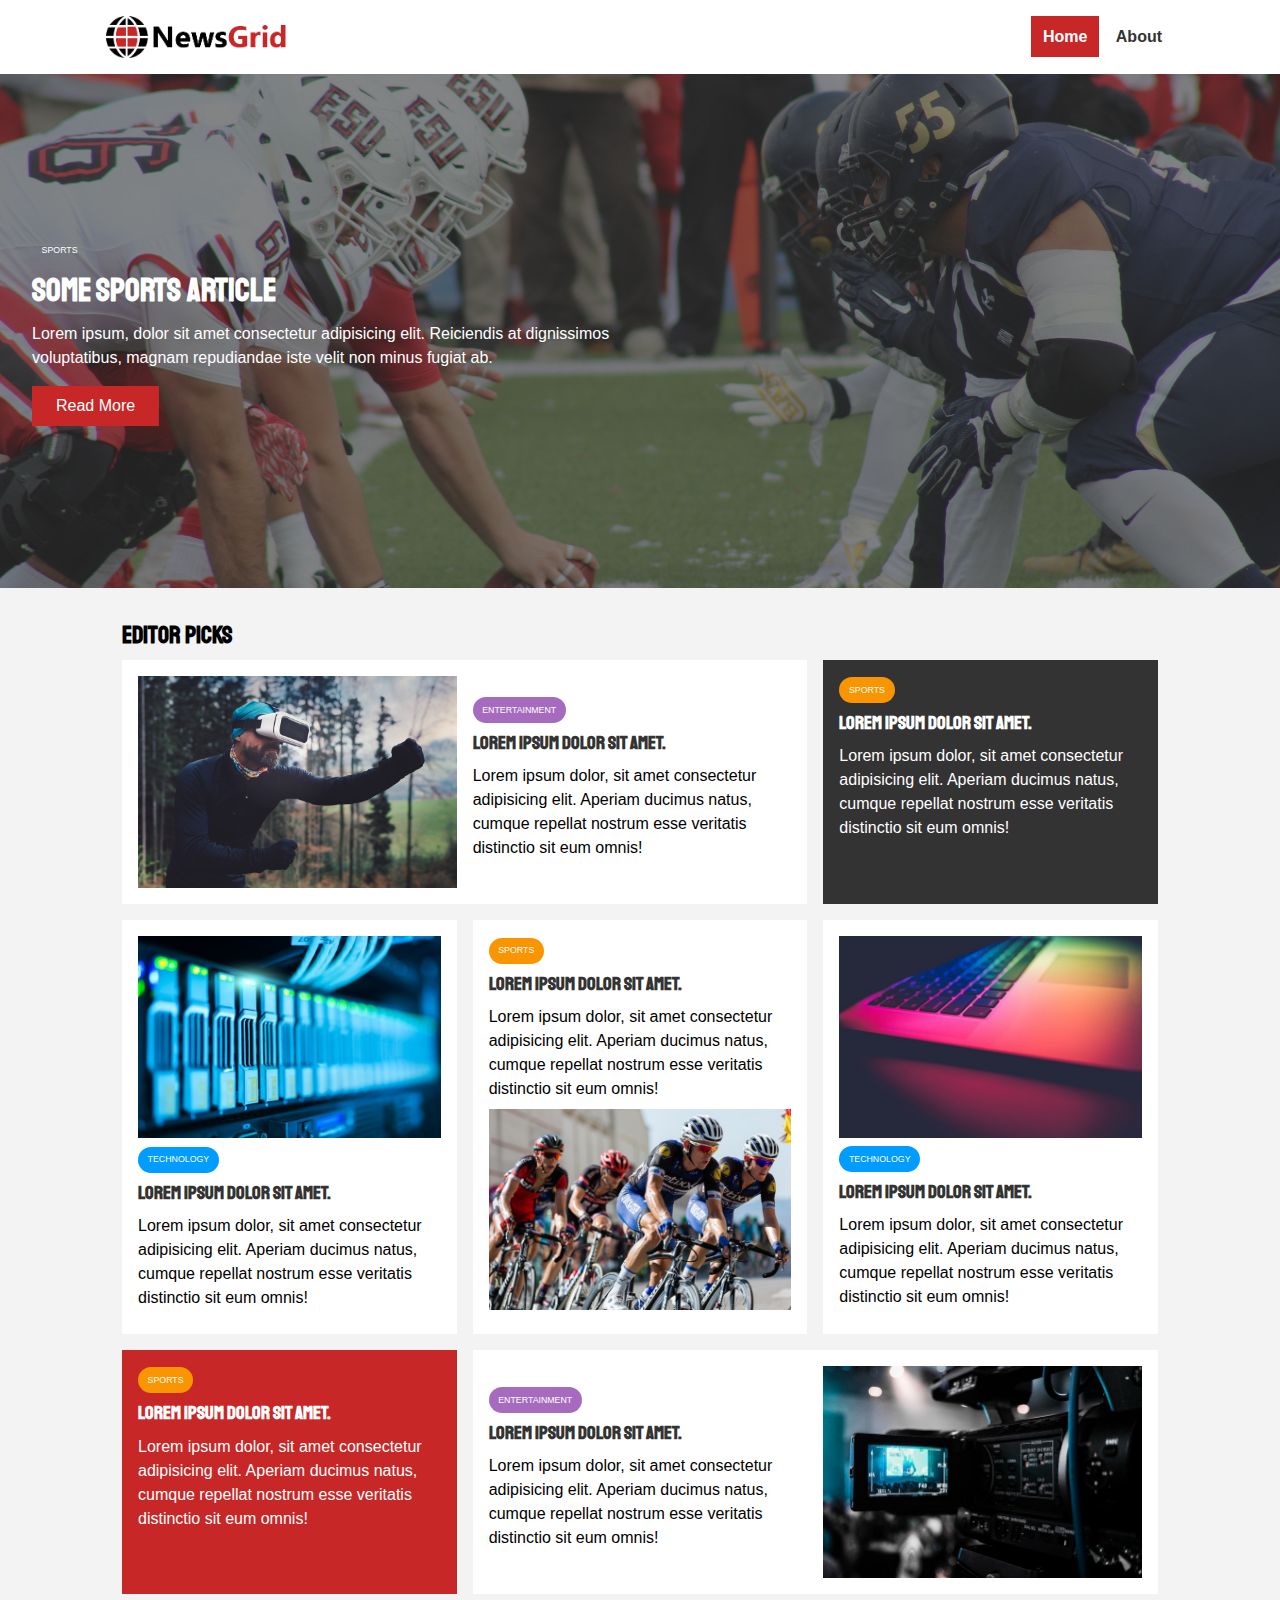
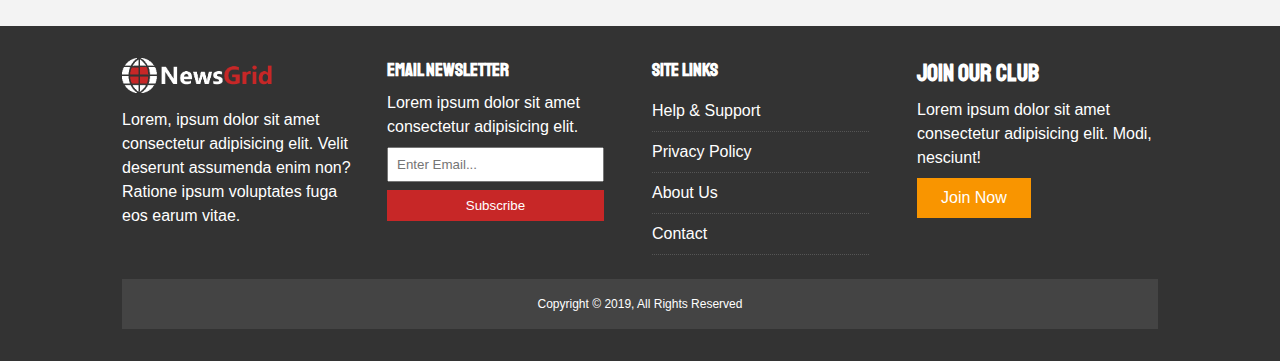
<file: index.html>
<!DOCTYPE html>
<html lang="en">

<head>
  <meta charset="UTF-8">
  <meta http-equiv="X-UA-Compatible" content="IE=edge">
  <meta name="viewport" content="width=device-width, initial-scale=1.0">
  <link rel="stylesheet" href="https://use.fontawesome.com/releases/v5.6.3/css/all.css"
    integrity="sha384-UHRtZLI+pbxtHCWp1t77Bi1L4ZtiqrqD80Kn4Z8NTSRyMA2Fd33n5dQ8lWUE00s/" crossorigin="anonymous">
  <link rel="stylesheet" href="css/style.css">
  <link rel="stylesheet" media="screen and (max-width: 768px)" href="css/mobile.css">
  <link rel="stylesheet" type="image/x-icon" href="./favicon.ico">
  <link href="https://fonts.googleapis.com/css2?family=Staatliches&display=swap" rel="stylesheet">
  <title>News Grid | Latest News</title>
</head>

<body>
  <nav id="main-nav">
    <div class="container">
      <img src="img/logo.png" class="logo">
      <div class="social">
        <a href="https://facebook.com" target="_blank"><i class="fab fa-facebook fa-2x"></i></a>
        <a href="https://twitter.com" target="_blank"><i class="fab fa-twitter fa-2x"></i></a>
        <a href="https://instagram.com" target="_blank"><i class="fab fa-instagram fa-2x"></i></a>
        <a href="https://youtube.com" target="_blank"><i class="fab fa-youtube fa-2x"></i></a>
      </div>
      <ul>
        <li>
          <a class="current" href="index.html">Home</a>
          <a href="about.html">About</a>
        </li>
      </ul>
    </div>
  </nav>

  <!-- Showcase -->
  <header id="showcase">
    <div class="showcase-container">
      <div class="showcase-content">
        <div class="class category category-sport">Sports</div>
        <h1>Some Sports Article</h1>
        <p>Lorem ipsum, dolor sit amet consectetur adipisicing elit. Reiciendis at dignissimos voluptatibus, magnam
          repudiandae iste velit non minus fugiat ab.</p>
        <a href="article.html" class="btn btn-primary">Read More</a>
      </div>
    </div>
  </header>

  <!-- Home Articales -->
  <section id="home-articles" class="py-2">
    <div class="container">
      <h2>Editor Picks</h2>
      <div class="articles-container">
        <article class="card">
          <img src="img/articles/ent1.jpg" alt="">
          <div>
            <div class="category category-ent">Entertainment</div>
            <h3>
              <a href="article.html">Lorem ipsum dolor sit amet.</a>
            </h3>
            <p>Lorem ipsum dolor, sit amet consectetur adipisicing elit. Aperiam ducimus natus, cumque repellat
              nostrum
              esse veritatis distinctio sit eum omnis!</p>

          </div>
        </article>
        <article class="card bg-dark">
          <div class="category category-sports">Sports</div>
          <h3>
            <a href="article.html">Lorem ipsum dolor sit amet.</a>
          </h3>
          <p>Lorem ipsum dolor, sit amet consectetur adipisicing elit. Aperiam ducimus natus, cumque repellat
            nostrum
            esse veritatis distinctio sit eum omnis!</p>

        </article>
        <article class="card ">
          <img src="img/articles/tech1.jpg" alt="">
          <div>
            <div class="category category-tech">Technology</div>
            <h3>
              <a href="article.html">Lorem ipsum dolor sit amet.</a>
            </h3>
            <p>Lorem ipsum dolor, sit amet consectetur adipisicing elit. Aperiam ducimus natus, cumque repellat
              nostrum esse veritatis distinctio sit eum omnis!</p>

          </div>
        </article>

        <article class="card ">
          <div>
            <div class="category category-sports">Sports</div>
            <h3>
              <a href="article.html">Lorem ipsum dolor sit amet.</a>
            </h3>
            <p>Lorem ipsum dolor, sit amet consectetur adipisicing elit. Aperiam ducimus natus, cumque repellat
              nostrum
              esse veritatis distinctio sit eum omnis!</p>
          </div>
          <img src="img/articles/sports1.jpg" alt="">
        </article>

        <article class="card">
          <img src="img/articles/tech2.jpg" alt="">
          <div>
            <div class="category category-tech">Technology</div>
            <h3>
              <a href="article.html">Lorem ipsum dolor sit amet.</a>
            </h3>
            <p>Lorem ipsum dolor, sit amet consectetur adipisicing elit. Aperiam ducimus natus, cumque repellat
              nostrum
              esse veritatis distinctio sit eum omnis!</p>
          </div>
        </article>

        <article class="card bg-primary">
          <div class="category category-sports">Sports</div>
          <h3>
            <a href="article.html">Lorem ipsum dolor sit amet.</a>
          </h3>
          <p>Lorem ipsum dolor, sit amet consectetur adipisicing elit. Aperiam ducimus natus, cumque repellat
            nostrum
            esse veritatis distinctio sit eum omnis!</p>

        </article>

        <article class="card">

          <div>
            <div class="category category-ent">Entertainment</div>
            <h3>
              <a href="article.html">Lorem ipsum dolor sit amet.</a>
            </h3>
            <p>Lorem ipsum dolor, sit amet consectetur adipisicing elit. Aperiam ducimus natus, cumque repellat
              nostrum
              esse veritatis distinctio sit eum omnis!</p>
          </div>
          <img src="img/articles/ent2.jpg" alt="">
        </article>
      </div>
    </div>
  </section>

  <!-- Footer -->
  <footer id="main-footer" class="py-2">
    <div class="container footer-container">
      <div>
        <img src="img/logo_light.png" alt="NewsGrid">
        <p>Lorem, ipsum dolor sit amet consectetur adipisicing elit. Velit deserunt assumenda enim non? Ratione ipsum
          voluptates fuga eos earum vitae.</p>
      </div>
      <div>
        <h3>Email Newsletter</h3>
        <p>Lorem ipsum dolor sit amet consectetur adipisicing elit.</p>
        <form>
          <input type="email" placeholder="Enter Email...">
          <input style="background:#c72727;" type="submit" value="Subscribe" class="btn btn-primary">
        </form>
      </div>
      <div>
        <h3>Site Links</h3>
        <ul class="list">
          <li><a href="#">Help & Support</a></li>
          <li><a href="#">Privacy Policy</a></li>
          <li><a href="#">About Us</a></li>
          <li><a href="#">Contact</a></li>
        </ul>
      </div>
      <div>
        <h2>Join Our Club</h2>
        <p>Lorem ipsum dolor sit amet consectetur adipisicing elit. Modi, nesciunt!</p>
        <a style="background: #f99500;" href="#" class="btn btn-secondary">Join Now</a>
      </div>
      <div>
        <p>
          Copyright &copy; 2019, All Rights Reserved
        </p>
      </div>
    </div>
  </footer>

</body>

</html>
</file>
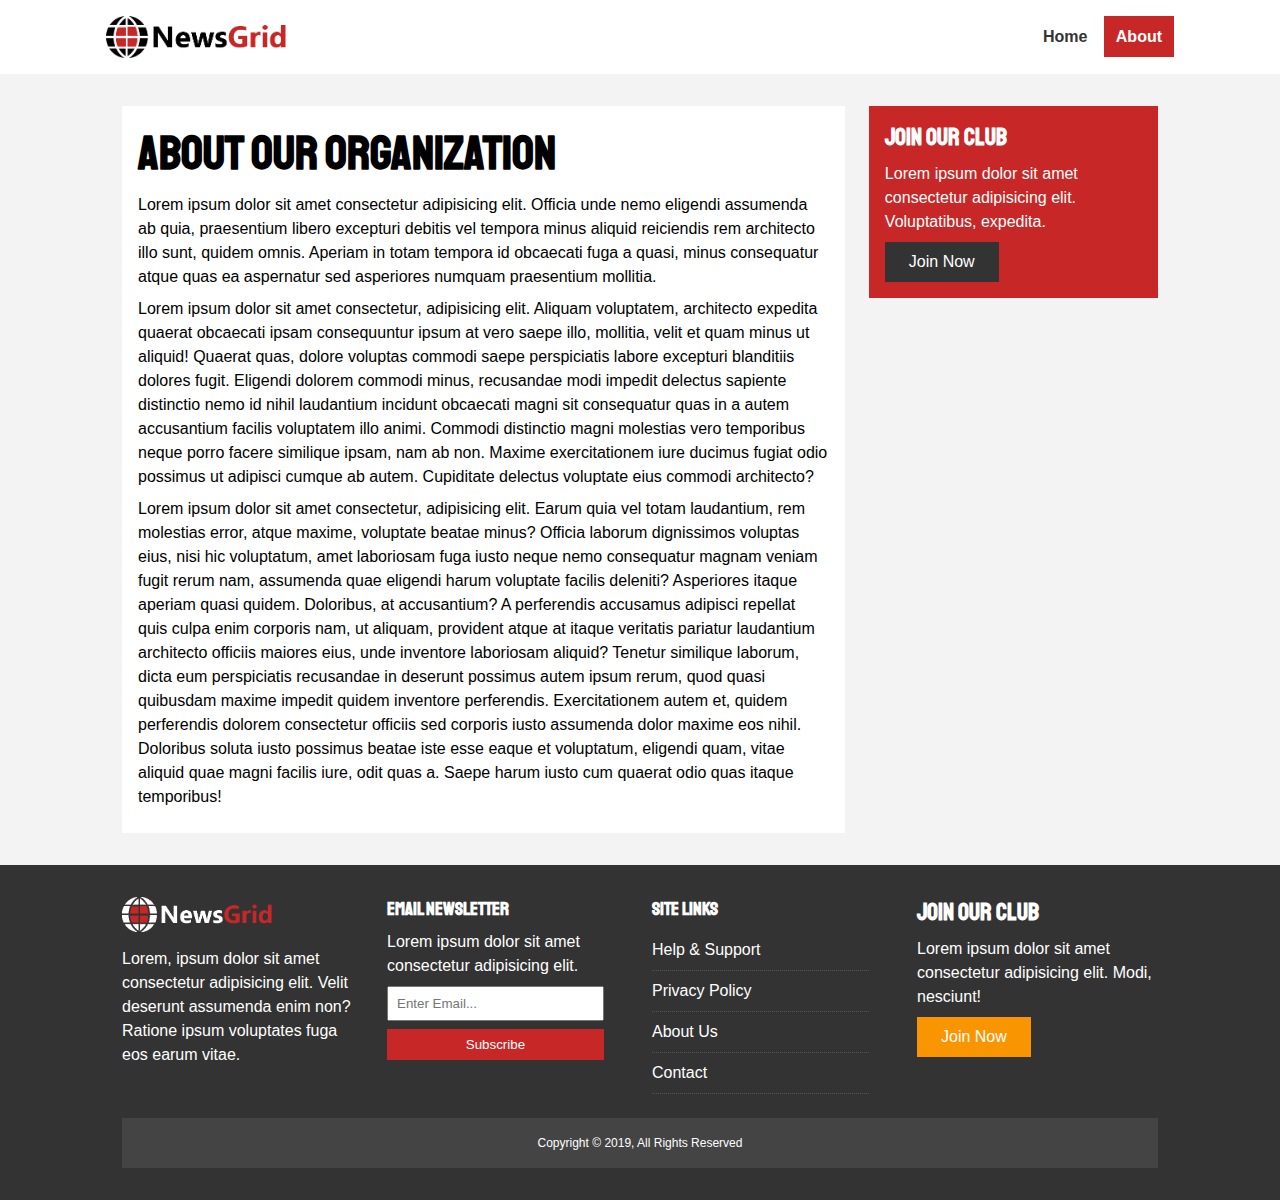
<file: about.html>
<!DOCTYPE html>
<html lang="en">

<head>
  <meta charset="UTF-8">
  <meta http-equiv="X-UA-Compatible" content="IE=edge">
  <meta name="viewport" content="width=device-width, initial-scale=1.0">
  <link rel="stylesheet" href="https://use.fontawesome.com/releases/v5.6.3/css/all.css"
    integrity="sha384-UHRtZLI+pbxtHCWp1t77Bi1L4ZtiqrqD80Kn4Z8NTSRyMA2Fd33n5dQ8lWUE00s/" crossorigin="anonymous">
  <link rel="stylesheet" href="css/style.css">
  <link rel="stylesheet" media="screen and (max-width: 768px)" href="css/mobile.css">
  <link rel="stylesheet" type="image/x-icon" href="./favicon.ico">
  <link href="https://fonts.googleapis.com/css2?family=Staatliches&display=swap" rel="stylesheet">
  <title>News Grid | About</title>
</head>

<body>
  <nav id="main-nav">
    <div class="container">
      <img src="img/logo.png" class="logo">
      <div class="social">
        <a href="https://facebook.com" target="_blank"><i class="fab fa-facebook fa-2x"></i></a>
        <a href="https://twitter.com" target="_blank"><i class="fab fa-twitter fa-2x"></i></a>
        <a href="https://instagram.com" target="_blank"><i class="fab fa-instagram fa-2x"></i></a>
        <a href="https://youtube.com" target="_blank"><i class="fab fa-youtube fa-2x"></i></a>
      </div>
      <ul>
        <li>
          <a href="index.html">Home</a>
          <a class="current" href="about.html">About</a>
        </li>
      </ul>
    </div>
  </nav>

  <section id="about">
    <div class="container">
      <div class="page-container">
        <article class="card">
          <h1 class="l-heading">About Our Organization</h1>
          <p> Lorem ipsum dolor sit amet consectetur adipisicing elit. Officia unde nemo eligendi assumenda ab quia,
            praesentium libero excepturi debitis vel tempora minus aliquid reiciendis rem architecto illo sunt, quidem
            omnis. Aperiam in totam tempora id obcaecati fuga a quasi, minus consequatur atque quas ea aspernatur sed
            asperiores numquam praesentium mollitia.</p>
          <p>Lorem ipsum dolor sit amet consectetur, adipisicing elit. Aliquam voluptatem, architecto expedita quaerat
            obcaecati ipsam consequuntur ipsum at vero saepe illo, mollitia, velit et quam minus ut aliquid! Quaerat
            quas, dolore voluptas commodi saepe perspiciatis labore excepturi blanditiis dolores fugit. Eligendi dolorem
            commodi minus, recusandae modi impedit delectus sapiente distinctio nemo id nihil laudantium incidunt
            obcaecati magni sit consequatur quas in a autem accusantium facilis voluptatem illo animi. Commodi
            distinctio magni molestias vero temporibus neque porro facere similique ipsam, nam ab non. Maxime
            exercitationem iure ducimus fugiat odio possimus ut adipisci cumque ab autem. Cupiditate delectus voluptate
            eius commodi architecto?</p>
          <p>Lorem ipsum dolor sit amet consectetur, adipisicing elit. Earum quia vel totam laudantium, rem molestias
            error, atque maxime, voluptate beatae minus? Officia laborum dignissimos voluptas eius, nisi hic voluptatum,
            amet laboriosam fuga iusto neque nemo consequatur magnam veniam fugit rerum nam, assumenda quae eligendi
            harum voluptate facilis deleniti? Asperiores itaque aperiam quasi quidem. Doloribus, at accusantium? A
            perferendis accusamus adipisci repellat quis culpa enim corporis nam, ut aliquam, provident atque at itaque
            veritatis pariatur laudantium architecto officiis maiores eius, unde inventore laboriosam aliquid? Tenetur
            similique laborum, dicta eum perspiciatis recusandae in deserunt possimus autem ipsum rerum, quod quasi
            quibusdam maxime impedit quidem inventore perferendis. Exercitationem autem et, quidem perferendis dolorem
            consectetur officiis sed corporis iusto assumenda dolor maxime eos nihil. Doloribus soluta iusto possimus
            beatae iste esse eaque et voluptatum, eligendi quam, vitae aliquid quae magni facilis iure, odit quas a.
            Saepe harum iusto cum quaerat odio quas itaque temporibus!</p>
        </article>
        <aside class="card bg-primary">
          <h2>Join Our Club</h2>
          <p>Lorem ipsum dolor sit amet consectetur adipisicing elit. Voluptatibus, expedita.</p>
          <a href="#" class="btn btn-dark">Join Now</a>
        </aside>
      </div>
    </div>
  </section>

  <!-- Footer -->
  <footer id="main-footer" class="py-2">
    <div class="container footer-container">
      <div>
        <img src="img/logo_light.png" alt="NewsGrid">
        <p>Lorem, ipsum dolor sit amet consectetur adipisicing elit. Velit deserunt assumenda enim non? Ratione ipsum
          voluptates fuga eos earum vitae.</p>
      </div>
      <div>
        <h3>Email Newsletter</h3>
        <p>Lorem ipsum dolor sit amet consectetur adipisicing elit.</p>
        <form>
          <input type="email" placeholder="Enter Email...">
          <input style="background:#c72727;" type="submit" value="Subscribe" class="btn btn-primary">
        </form>
      </div>
      <div>
        <h3>Site Links</h3>
        <ul class="list">
          <li><a href="#">Help & Support</a></li>
          <li><a href="#">Privacy Policy</a></li>
          <li><a href="#">About Us</a></li>
          <li><a href="#">Contact</a></li>
        </ul>
      </div>
      <div>
        <h2>Join Our Club</h2>
        <p>Lorem ipsum dolor sit amet consectetur adipisicing elit. Modi, nesciunt!</p>
        <a style="background: #f99500;" href="#" class="btn btn-secondary">Join Now</a>
      </div>
      <div>
        <p>
          Copyright &copy; 2019, All Rights Reserved
        </p>
      </div>
    </div>
  </footer>

</body>

</html>
</file>
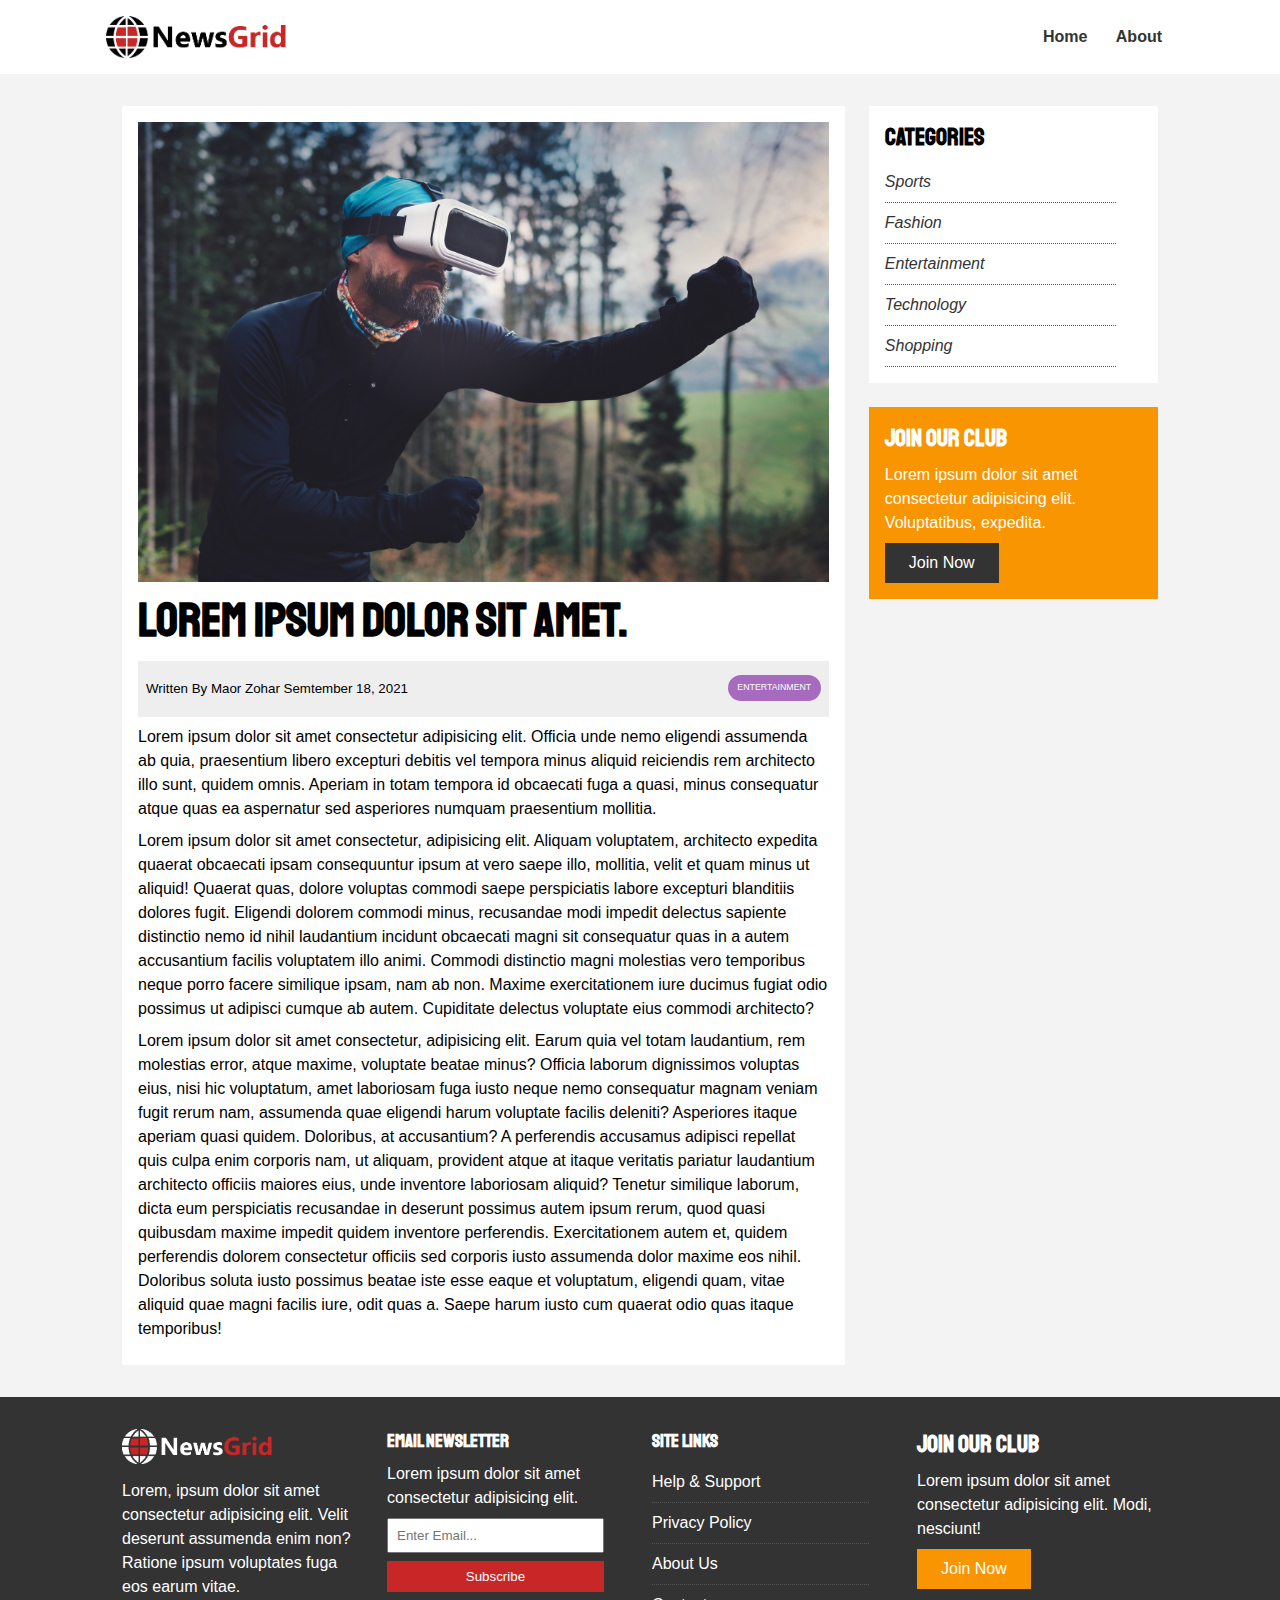
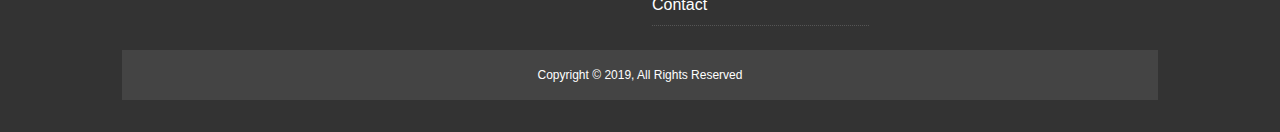
<file: article.html>
<!DOCTYPE html>
<html lang="en">

<head>
  <meta charset="UTF-8">
  <meta http-equiv="X-UA-Compatible" content="IE=edge">
  <meta name="viewport" content="width=device-width, initial-scale=1.0">
  <link rel="stylesheet" href="https://use.fontawesome.com/releases/v5.6.3/css/all.css"
    integrity="sha384-UHRtZLI+pbxtHCWp1t77Bi1L4ZtiqrqD80Kn4Z8NTSRyMA2Fd33n5dQ8lWUE00s/" crossorigin="anonymous">
  <link rel="stylesheet" href="css/style.css">
  <link rel="stylesheet" media="screen and (max-width: 768px)" href="css/mobile.css">
  <link rel="stylesheet" type="image/x-icon" href="./favicon.ico">
  <link href="https://fonts.googleapis.com/css2?family=Staatliches&display=swap" rel="stylesheet">
  <title>News Grid | Article</title>
</head>

<body>
  <nav id="main-nav">
    <div class="container">
      <img src="img/logo.png" class="logo">
      <div class="social">
        <a href="https://facebook.com" target="_blank"><i class="fab fa-facebook fa-2x"></i></a>
        <a href="https://twitter.com" target="_blank"><i class="fab fa-twitter fa-2x"></i></a>
        <a href="https://instagram.com" target="_blank"><i class="fab fa-instagram fa-2x"></i></a>
        <a href="https://youtube.com" target="_blank"><i class="fab fa-youtube fa-2x"></i></a>
      </div>
      <ul>
        <li>
          <a href="index.html">Home</a>
          <a href="about.html">About</a>
        </li>
      </ul>
    </div>
  </nav>

  <section id="article">
    <div class="container">
      <div class="page-container">
        <article class="card">
          <img src="./img/articles/ent1.jpg" alt="">
          <h1 class="l-heading">Lorem ipsum dolor sit amet.</h1>
          <div class="meta">
            <small>
              <i class="fas fa-user"></i> Written By Maor Zohar Semtember 18, 2021
            </small>
            <div class="category category-ent">Entertainment</div>
          </div>
          <p> Lorem ipsum dolor sit amet consectetur adipisicing elit. Officia unde nemo eligendi assumenda ab quia,
            praesentium libero excepturi debitis vel tempora minus aliquid reiciendis rem architecto illo sunt, quidem
            omnis. Aperiam in totam tempora id obcaecati fuga a quasi, minus consequatur atque quas ea aspernatur sed
            asperiores numquam praesentium mollitia.</p>
          <p>Lorem ipsum dolor sit amet consectetur, adipisicing elit. Aliquam voluptatem, architecto expedita quaerat
            obcaecati ipsam consequuntur ipsum at vero saepe illo, mollitia, velit et quam minus ut aliquid! Quaerat
            quas, dolore voluptas commodi saepe perspiciatis labore excepturi blanditiis dolores fugit. Eligendi dolorem
            commodi minus, recusandae modi impedit delectus sapiente distinctio nemo id nihil laudantium incidunt
            obcaecati magni sit consequatur quas in a autem accusantium facilis voluptatem illo animi. Commodi
            distinctio magni molestias vero temporibus neque porro facere similique ipsam, nam ab non. Maxime
            exercitationem iure ducimus fugiat odio possimus ut adipisci cumque ab autem. Cupiditate delectus voluptate
            eius commodi architecto?</p>
          <p>Lorem ipsum dolor sit amet consectetur, adipisicing elit. Earum quia vel totam laudantium, rem molestias
            error, atque maxime, voluptate beatae minus? Officia laborum dignissimos voluptas eius, nisi hic voluptatum,
            amet laboriosam fuga iusto neque nemo consequatur magnam veniam fugit rerum nam, assumenda quae eligendi
            harum voluptate facilis deleniti? Asperiores itaque aperiam quasi quidem. Doloribus, at accusantium? A
            perferendis accusamus adipisci repellat quis culpa enim corporis nam, ut aliquam, provident atque at itaque
            veritatis pariatur laudantium architecto officiis maiores eius, unde inventore laboriosam aliquid? Tenetur
            similique laborum, dicta eum perspiciatis recusandae in deserunt possimus autem ipsum rerum, quod quasi
            quibusdam maxime impedit quidem inventore perferendis. Exercitationem autem et, quidem perferendis dolorem
            consectetur officiis sed corporis iusto assumenda dolor maxime eos nihil. Doloribus soluta iusto possimus
            beatae iste esse eaque et voluptatum, eligendi quam, vitae aliquid quae magni facilis iure, odit quas a.
            Saepe harum iusto cum quaerat odio quas itaque temporibus!</p>
        </article>

        <aside id="categories" class="card">
          <h2>Categories</h2>
          <ul class="list">
            <li><a href="#"><i class="fas fa-chevron-right">Sports</i></a></li>
            <li><a href="#"><i class="fas fa-chevron-right">Fashion</i></a></li>
            <li><a href="#"><i class="fas fa-chevron-right">Entertainment</i></a></li>
            <li><a href="#"><i class="fas fa-chevron-right">Technology</i></a></li>
            <li><a href="#"><i class="fas fa-chevron-right">Shopping</i></a></li>
          </ul>
        </aside>

        <aside class="card bg-secondary">
          <h2>Join Our Club</h2>
          <p>Lorem ipsum dolor sit amet consectetur adipisicing elit. Voluptatibus, expedita.</p>
          <a href="#" class="btn btn-dark">Join Now</a>
        </aside>
      </div>
    </div>
  </section>

  <!-- Footer -->
  <footer id="main-footer" class="py-2">
    <div class="container footer-container">
      <div>
        <img src="img/logo_light.png" alt="NewsGrid">
        <p>Lorem, ipsum dolor sit amet consectetur adipisicing elit. Velit deserunt assumenda enim non? Ratione ipsum
          voluptates fuga eos earum vitae.</p>
      </div>
      <div>
        <h3>Email Newsletter</h3>
        <p>Lorem ipsum dolor sit amet consectetur adipisicing elit.</p>
        <form>
          <input type="email" placeholder="Enter Email...">
          <input style="background:#c72727;" type="submit" value="Subscribe" class="btn btn-primary">
        </form>
      </div>
      <div>
        <h3>Site Links</h3>
        <ul class="list">
          <li><a href="#">Help & Support</a></li>
          <li><a href="#">Privacy Policy</a></li>
          <li><a href="#">About Us</a></li>
          <li><a href="#">Contact</a></li>
        </ul>
      </div>
      <div>
        <h2>Join Our Club</h2>
        <p>Lorem ipsum dolor sit amet consectetur adipisicing elit. Modi, nesciunt!</p>
        <a style="background: #f99500;" href="#" class="btn btn-secondary">Join Now</a>
      </div>
      <div>
        <p>
          Copyright &copy; 2019, All Rights Reserved
        </p>
      </div>
    </div>
  </footer>

</body>

</html>
</file>
<file: css/style.css>
:root {
  --primary-color: #c72727;
  --secondary-color: #f99500;
  --light-color: #f3f3f3;
  --dark-color: #333;
  --max-width: 1100px;
}

.category {
  --sports-color: #f99500;
  --ent-color: #a66bbe;
  --tech-color: #009cff;
}

* {
  margin: 0;
  padding: 0;
  box-sizing: border-box;
}

body {
  font-family: 'Lato', sans-serif;
  line-height: 1.5;
  background: var(--light-color);
}

a {
  color: #333;
  text-decoration: none;
}

ul {
  list-style: none;
}

p {
  margin: .5rem 0;
}

img {
  width: 100%;
}

h1, h2, h3, h4, h5, h6 {
  font-family: 'Staatliches', cursive;
  margin-bottom: .55rem;
  line-height: 1.3;
}

/* Utility */
.container {
  max-width: var(--max-width);
  margin: auto;
  padding: 0 2rem;
  overflow: hidden;
}

.category {
  display: inline-block;
  color: #fff;
  font-size: 0.55rem;
  text-transform: uppercase;
  padding: 0.4rem 0.6rem;
  border-radius: 15px;
  margin-bottom: 0.5rem;
}

.category-sports { background: var(--sports-color) }
.category-ent { background: var(--ent-color) }
.category-tech { background: var(--tech-color) }

.btn {
  display: inline-block;
  border: none;
  background: var(--dark-color);
  color: #fff;
  padding: 0.5rem 1.5rem;
}

.btn-light { background: var(--light-color) }
.btn-primary { background: var(--primary-color) }
.btn-secondary { background: var(--secondary-color) }

.btn-block {
  display: block;
  width: 100%;
  text-align: center;
}

.btn:hover {
  opacity: 0.9;
}

.card {
  background: #fff;
  padding: 1rem;
}

.bg-dark {
  background: var(--dark-color);
  color: #fff;
}

.bg-primary {
  background: var(--primary-color);
  color: #fff;
}

.bg-secondary {
  background: var(--secondary-color);
  color: #fff;
}

.bg-dark h1,
.bg-dark h2,
.bg-dark h3,
.bg-dark a,
.bg-primary h1,
.bg-primary h2,
.bg-primary h3,
.bg-primary a,
.bg-secondary h1,
.bg-secondary h2,
.bg-secondary h3,
.bg-secondary a {
  color: #fff;
}

.py-1 { padding: 1.5rem 0 }
.py-2 { padding: 2rem 0 }
.py-3 { padding: 3rem 0 }
.p-1 { padding: 1.5rem }
.p-2 { padding: 2rem }
.p-3 { padding: 3rem }

.l-heading {
  font-size: 3rem;
}

.list li {
  padding: .5rem 0;
  border-bottom: #555 dotted 1px;
  width: 90%;
}

.list li a:hover {
  color: var(--primary-color) !important;
}

/* Inner page grid container */
.page-container {
  display: grid;
  grid-template-columns: 5fr 2fr;
  margin: 2rem 0;
  grid-gap: 1.5rem;
}

.page-container > *:first-child {
  grid-row: 1 / span 3;
}

/* Navigation */
#main-nav {
  background: #fff;
  position: sticky;
  top: 0;
  z-index: 2;
}

#main-nav .container {
  display: grid;
  grid-template-columns: 6fr 3fr 2fr;
  padding: 1rem;
  align-items: center;
}

#main-nav .logo {
  width: 180px;
}

#main-nav ul {
  justify-self: end;
  display: flex;
}

#main-nav ul li a {
  padding: 0.75rem;
  font-weight: bold;
}

#main-nav ul li a.current {
  background: var(--primary-color);
  color: #fff;
}

#main-nav ul li a:hover {
  background: var(--light-color);
  color: var(--dark-color);
}

#main-nav .social {
  justify-self: center;
}

#main-nav .social i {
  color: #777;
  margin-right: .5rem;
}

/* Showcase */
#showcase {
  color: #fff;
  background: #333;
  padding: 2rem;
  position: relative;
}

#showcase:before {
  content: '';
  background: url('../img/featured.jpg') no-repeat center center/cover;
  position: absolute;
  top: 0;
  left: 0;
  width: 100%;
  height: 100%;
  opacity: 0.4;
}

#showcase .showcase-container {
  display: grid;
  grid-template-columns: repeat(2, 1fr);
  justify-content: center;
  align-items: center;
  height: 50vh;
}

#showcase .showcase-content {
  z-index: 1;
}

#showcase .showcase-content p {
  margin-bottom: 1rem;
}

/* Home Articles */
#home-articles .articles-container {
  display: grid;
  grid-template-columns: repeat(3, 1fr);
  grid-gap: 1rem;
}

#home-articles .articles-container > *:first-child,
#home-articles .articles-container > *:last-child {
  display: grid;
  grid-template-columns: repeat(2, 1fr);
  grid-gap: 1rem;
  align-items: center;
  grid-column: 1 / span 2;
}

#home-articles .articles-container > *:last-child {
  grid-column: 2 / span 2;
}

#article .meta {
  display: flex;
  justify-content: space-between;
  align-items: center;
  background: #eee;
  padding: 0.5rem;
}

#article .meta .category {
  margin-top: 0.4rem;
}

/* Footer */
#main-footer {
  background: var(--dark-color);
  color: #fff;
}

#main-footer img {
  width: 150px;
}

#main-footer a {
  color: #fff;
}

#main-footer .footer-container {
  display: grid;
  grid-template-columns: repeat(4, 1fr);
  grid-gap: 1.5rem;
}

#main-footer .footer-container > *:last-child {
  background: #444;
  grid-column: 1 / span 4;
  padding: .5rem;
  text-align: center;
  font-size: 0.75rem;
}

#main-footer .footer-container input[type='email'] {
  width: 90%;
  padding: 0.5rem;
  margin-bottom: 0.5rem;
}

#main-footer .footer-container input[type='submit'] {
  width: 90%;
}
</file>
<file: css/mobile.css>
/* Navigation */
#main-nav  .social{
  display: none;
}

#main-nav .container{
  grid-template-columns: 1fr;
  grid-gap: 1.2rem;
}

#main-nav ul, #main-nav .logo{
  justify-self: center;
}

#main-nav ul li a {
  padding: 0.5rem;
}

#home-articles .articles-container{
  grid-template-columns: repeat(2, 1fr);
  grid-column: 1;
}

#home-articles .articles-container > *:first-child,
#home-articles .articles-container > *:last-child{
  grid-template-columns: 1fr;
  grid-column: 1;
}

/* Small Smartphone */
@media(max-width:600px){
  /* Stack Grid Items */
  #showcase .showcase-container,
  #home-articles .articles-container,
  #main-footer .footer-container{
    grid-template-columns: 1fr;
  }
  #main-footer .footer-container > *:last-child{
    grid-column: 1;
  }

  #main-footer .footer-container >*{
    border-bottom: #444 dotted 1px;
    padding-bottom: 1rem;
  }

  #main-footer .footer-container >*:nth-child(3),
  #main-footer .footer-container >*:nth-child(4){
    border:none;
  }
  
  .page-container{
    grid-template-columns: 1fr;
    text-align: center;
  }
  
  .page-container> *:first-child{
    grid-row: 1;
  }

}
</file>
